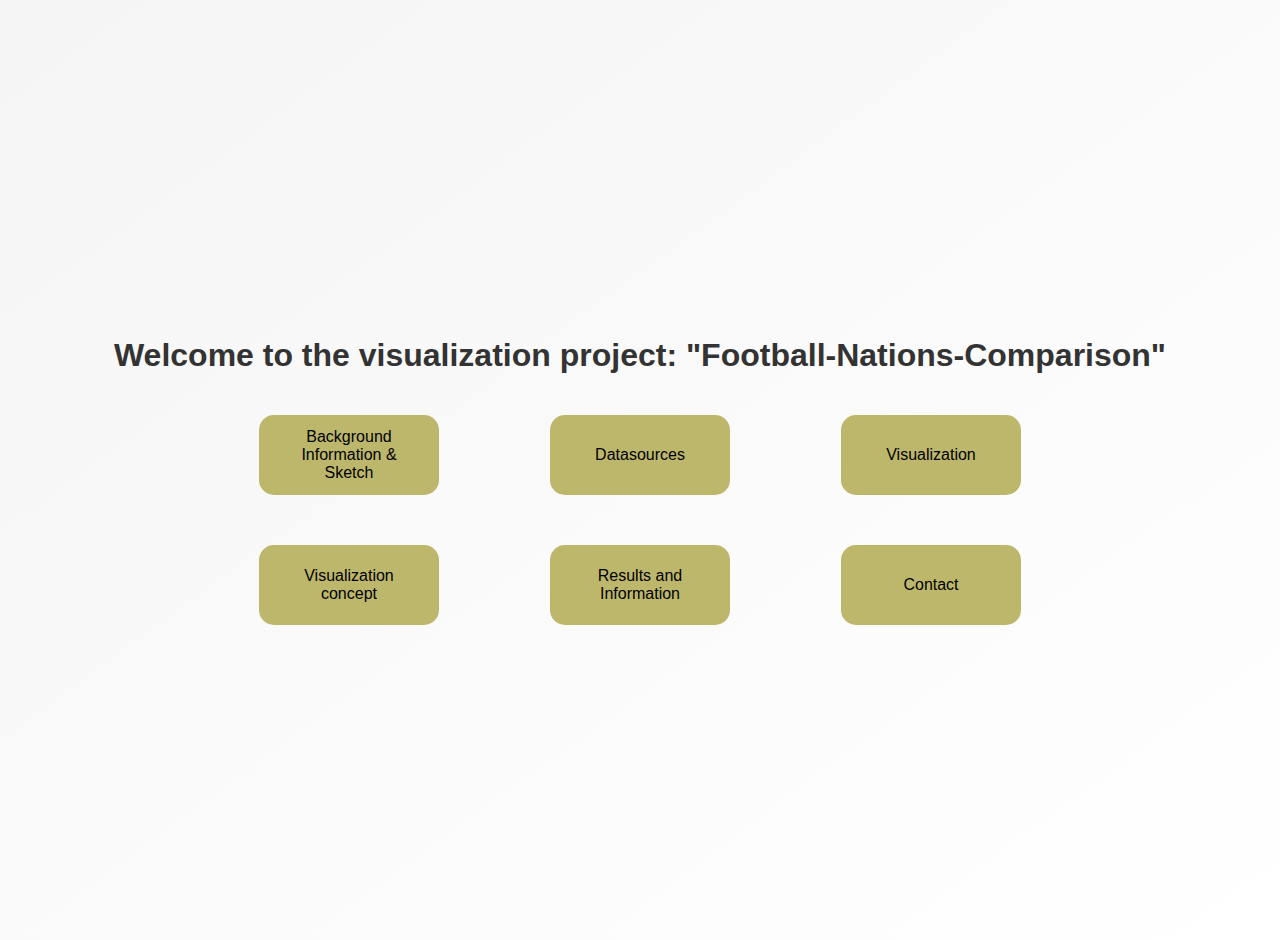
<file: index.html>
<!doctype html>
<html lang="de">
  <head>
    <meta charset="utf-8" />
    <title>Home - DAVI Football</title>
    <link rel="stylesheet" href="css/style_global.css" />
  </head>
  <body>
    <div id="indexContainer">
      <h1>Welcome to the visualization project: "Football-Nations-Comparison"</h1>
      <div class="grid">
        <a href="pages/backgroundAndSketch.html" class="gridContent">Background Information &amp; Sketch</a>
        <a href="pages/datasource.html" class="gridContent">Datasources</a>
        <a href="pages/visualization.html" class="gridContent">Visualization</a>
        <a href="pages/visualizationConcept.html" class="gridContent">Visualization concept</a>
        <a href="pages/resultsAndInformation.html" class="gridContent">Results and Information</a>
        <a href="pages/contact.html" class="gridContent">Contact</a>
      </div>
    </div>
  </body>
</html>
</file>
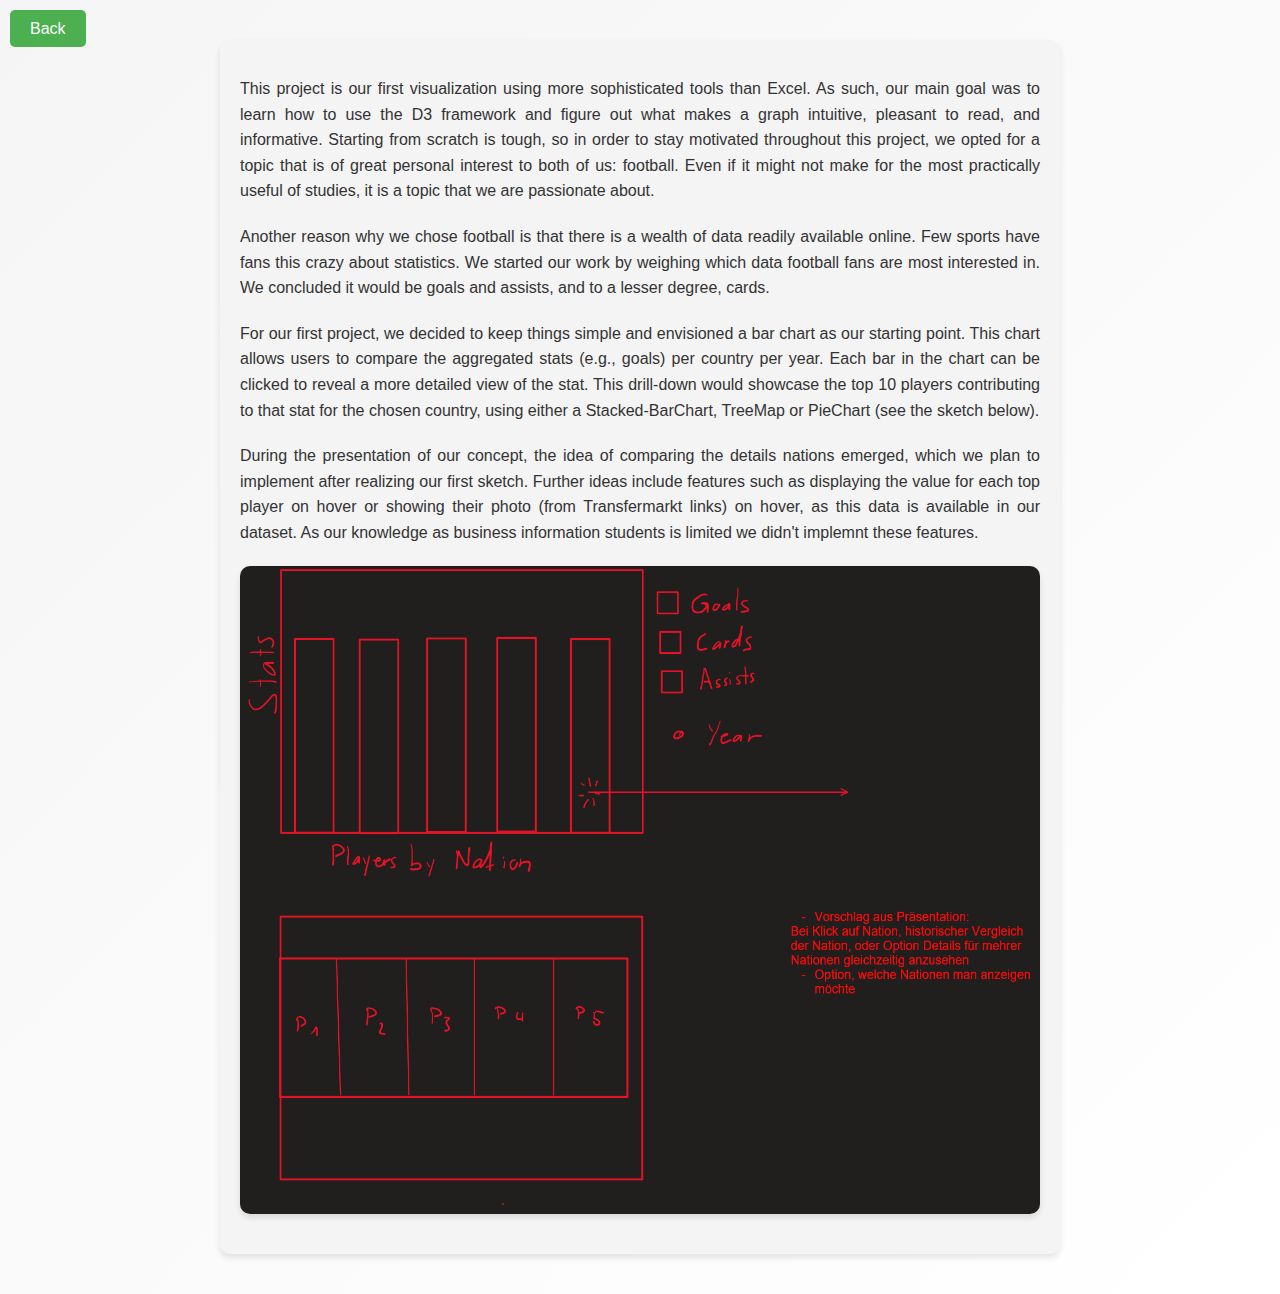
<file: pages/backgroundAndSketch.html>
<!doctype html>
<html lang="en">
  <head>
    <meta charset="utf-8" />
    <meta name="viewport" content="width=device-width, initial-scale=1.0" />
    <title>Background Information &amp; Sketch</title>
    <link rel="stylesheet" href="../css/style_global.css" />
    <link rel="stylesheet" href="../css/style_background.css" />
  </head>
  <body>
    <div class="backButtonContainer">
      <a href="../index.html" class="backButton">Back</a>
    </div>
    <div class="content">
      <p>
        This project is our first visualization using more sophisticated tools than Excel. As such, our main goal was to
        learn how to use the D3 framework and figure out what makes a graph intuitive, pleasant to read, and
        informative. Starting from scratch is tough, so in order to stay motivated throughout this project, we opted for
        a topic that is of great personal interest to both of us: football. Even if it might not make for the most
        practically useful of studies, it is a topic that we are passionate about.
      </p>
      <p>
        Another reason why we chose football is that there is a wealth of data readily available online. Few sports have
        fans this crazy about statistics. We started our work by weighing which data football fans are most interested
        in. We concluded it would be goals and assists, and to a lesser degree, cards.
      </p>
      <p>
        For our first project, we decided to keep things simple and envisioned a bar chart as our starting point. This
        chart allows users to compare the aggregated stats (e.g., goals) per country per year. Each bar in the chart can
        be clicked to reveal a more detailed view of the stat. This drill-down would showcase the top 10 players
        contributing to that stat for the chosen country, using either a Stacked-BarChart, TreeMap or PieChart (see the
        sketch below).
      </p>
      <p>
        During the presentation of our concept, the idea of comparing the details nations emerged, which we plan to implement after realizing our first sketch. Further ideas include features such as displaying the value for each top player on hover or showing their photo (from Transfermarkt links) on hover, as this data is available in our dataset. As our knowledge as business information students is limited we didn't implemnt these features.
      </p>
      <img
        src="../assets/Sketch.png"
        width="800px"
        height="648px"
        alt="Hand-drawn sketch of a bar chart showing football stats by country, including goals scored." />
    </div>
  </body>
</html>
</file>
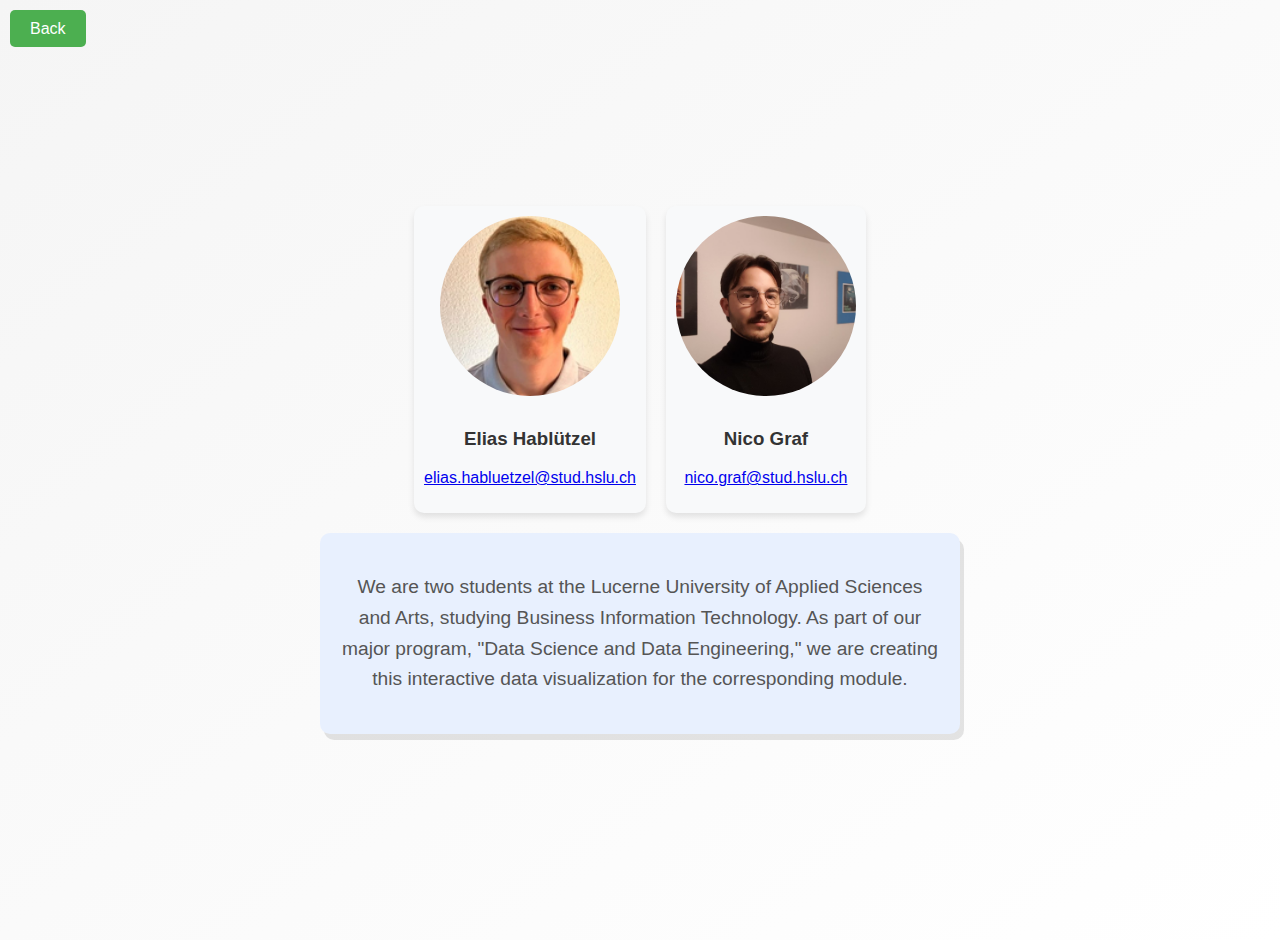
<file: pages/contact.html>
<!doctype html>
<html lang="en">
  <head>
    <meta charset="utf-8" />
    <title>Contact</title>
    <link rel="stylesheet" href="../css/style_global.css" />
    <link rel="stylesheet" href="../css/style_contact.css" />
  </head>
  <body>
    <div class="backButtonContainer">
      <a href="../index.html" class="backButton">Back</a>
    </div>
    
    <div id="portraitContainer">
      <div class="portrait">
        <img class="portraitPhoto" src="../assets/elias.png" alt="Elias Hablützel" />
        <h3>Elias Hablützel</h3>
        <p><a href="mailto:elias.habluetzel@stud.hslu.ch">elias.habluetzel@stud.hslu.ch</a></p>
      </div>

      <div class="portrait">
        <img class="portraitPhoto" src="../assets/nico.png" alt="Nico Graf" />
        <h3>Nico Graf</h3>
        <p><a href="mailto:nico.graf@stud.hslu.ch">nico.graf@stud.hslu.ch</a></p>
      </div>
    </div>
    <div id="groupDescription">
      <p>
         We are two students at the Lucerne University of Applied Sciences and Arts, studying Business Information Technology. 
      As part of our major program, "Data Science and Data Engineering," we are creating this interactive data visualization for the corresponding module.
      </p>
    </div>
  </body>
</html>
</file>
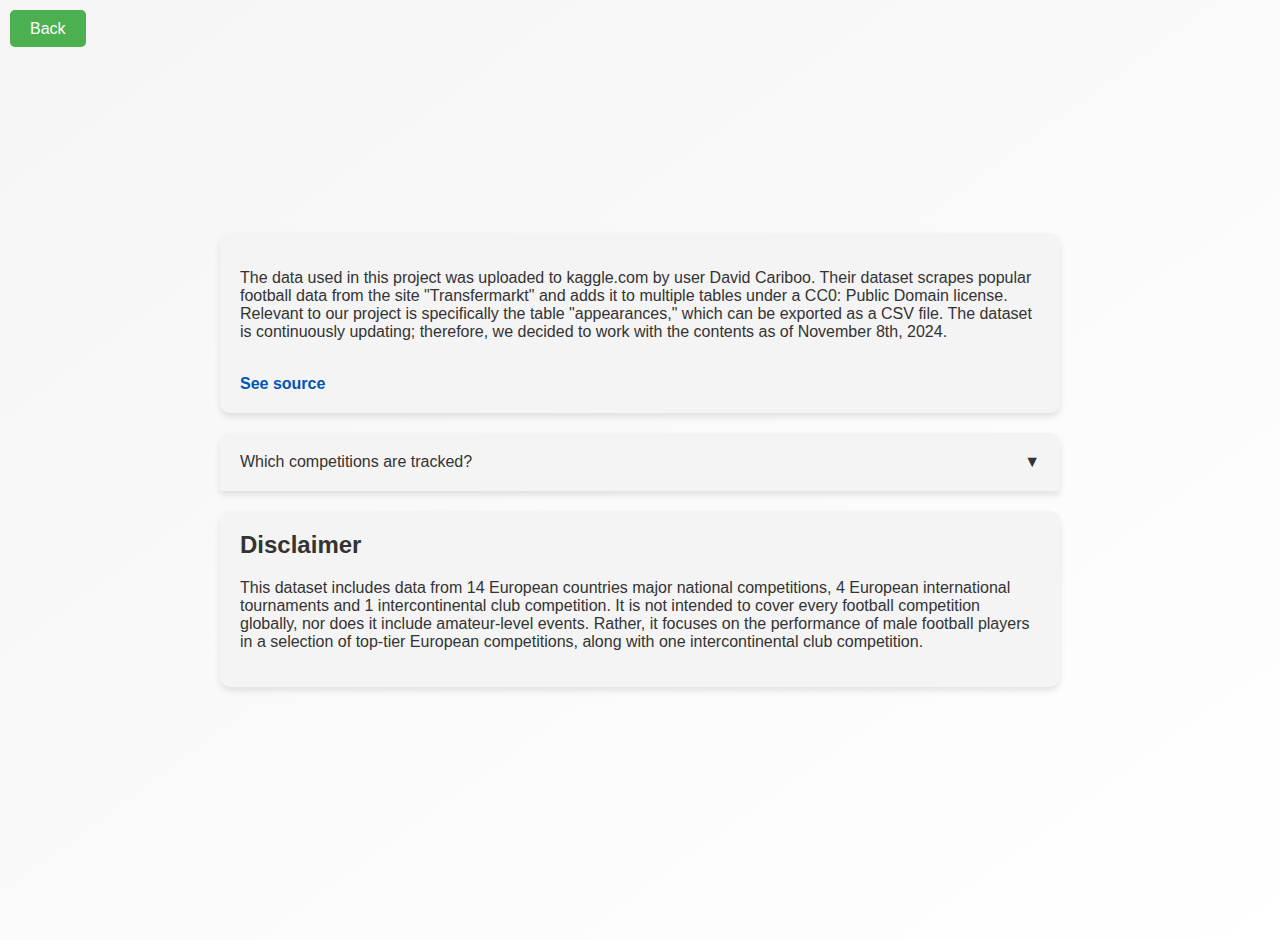
<file: pages/datasource.html>
<!doctype html>
<html lang="en">
  <head>
    <meta charset="utf-8" />
    <title>Datasource</title>
    <link rel="stylesheet" href="../css/style_global.css" />
    <link rel="stylesheet" href="../css/style_datasource.css" />
    <script src="../js/script.js"></script>
  </head>
  <body>
    <div class="backButtonContainer">
      <a href="../index.html" class="backButton">Back</a>
    </div>
    <div class="datasourceParagraph" id="datasource">
      <p>
        The data used in this project was uploaded to kaggle.com by user David Cariboo. Their dataset scrapes popular
        football data from the site "Transfermarkt" and adds it to multiple tables under a CC0: Public Domain license.
        Relevant to our project is specifically the table "appearances," which can be exported as a CSV file. The
        dataset is continuously updating; therefore, we decided to work with the contents as of November 8th, 2024.
      </p>
      <br />
      <a href="https://www.kaggle.com/datasets/davidcariboo/player-scores?resource=download&select=appearances.csv"
        >See source</a
      >
    </div>

    <div class="datasourceParagraph" id="competitionsVisible" onClick="toggleCompetitions()">
      <a>Which competitions are tracked?</a>
      <a id="toggleArrow">&#x25BC;</a>
    </div>

    <div class="datasourceParagraph" id="competitionsList" style="display: none">
      <h3>International Tournaments:</h3>
      <ul>
        <li>UEFA Champions League</li>
        <li>UEFA Europa League</li>
        <li>UEFA Europa Conference League</li>
        <li>UEFA Champions League Qualification</li>
        <li>UEFA Europa League Qualification</li>
        <li>UEFA Europa Conference League Qualification</li>
        <li>UEFA Super Cup</li>
        <li>FIFA Club World Cup</li>
      </ul>

      <h3>England:</h3>
      <ul>
        <li>Premier League</li>
        <li>FA Cup</li>
        <li>EFL Cup</li>
        <li>Community Shield</li>
      </ul>

      <h3>Spain:</h3>
      <ul>
        <li>La Liga</li>
        <li>Copa del Rey</li>
        <li>Supercopa</li>
      </ul>

      <h3>Italy:</h3>
      <ul>
        <li>Serie A</li>
        <li>Supercoppa Italiana</li>
        <li>Coppa Italia</li>
      </ul>

      <h3>Germany:</h3>
      <ul>
        <li>Bundesliga</li>
        <li>DFB-Pokal</li>
        <li>DFL-Supercup</li>
      </ul>

      <h3>France:</h3>
      <ul>
        <li>Ligue 1</li>
        <li>Trophee des Champions</li>
      </ul>

      <h3>Netherlands:</h3>
      <ul>
        <li>Eredivisie</li>
        <li>Toto KNVB Beker</li>
        <li>Johan Cruijff Schaal</li>
      </ul>

      <h3>Portugal:</h3>
      <ul>
        <li>Liga Portugal</li>
        <li>Supertaca Candido de Oliveira</li>
      </ul>

      <h3>Belgium:</h3>
      <ul>
        <li>Jupiler Pro League</li>
        <li>Belgian Supercup</li>
      </ul>

      <h3>Scotland:</h3>
      <ul>
        <li>Scottish Premiership</li>
        <li>SFA Cup</li>
      </ul>

      <h3>Ukraine:</h3>
      <ul>
        <li>Premier Liga</li>
        <li>Ukrainian Cup</li>
        <li>Ukrainian Super Cup</li>
      </ul>

      <h3>Russia:</h3>
      <ul>
        <li>Premier Liga</li>
        <li>Russian Cup</li>
        <li>Russian Super Cup</li>
      </ul>

      <h3>Turkey:</h3>
      <ul>
        <li>Süper Lig</li>
        <li>Allianz Cup</li>
      </ul>

      <h3>Greece:</h3>
      <ul>
        <li>Super League 1</li>
        <li>Kypello Elladas</li>
      </ul>

      <h3>Denmark:</h3>
      <ul>
        <li>Superligaen</li>
        <li>Sydbank Pokalen</li>
      </ul>
    </div>

    <div class="datasourceParagraph" id="disclaimer">
      <h2>Disclaimer</h2>
      <p>
        This dataset includes data from 14 European countries major national competitions, 4 European international
        tournaments and 1 intercontinental club competition. It is not intended to cover every football competition
        globally, nor does it include amateur-level events. Rather, it focuses on the performance of male football
        players in a selection of top-tier European competitions, along with one intercontinental club competition.
      </p>
    </div>
  </body>
</html>
</file>
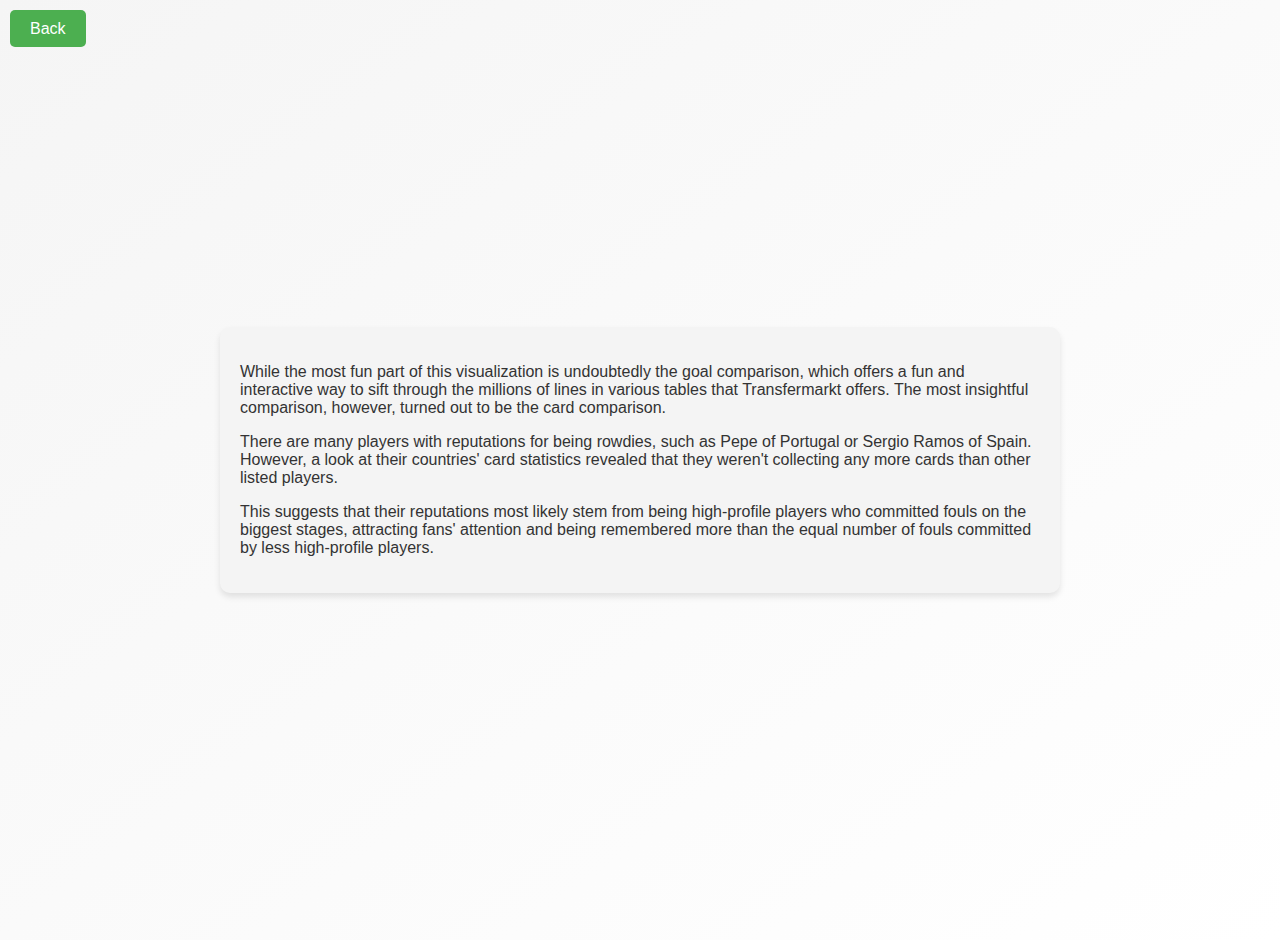
<file: pages/resultsAndInformation.html>
<!doctype html>
<html lang="en">
  <head>
    <meta charset="utf-8" />
    <title>Results &amp; Information</title>
    <link rel="stylesheet" href="../css/style_global.css" />
    <link rel="stylesheet" href="../css/style_resultsAndInformation.css" />
  </head>
  <body>
    <div class="backButtonContainer">
      <a href="../index.html" class="backButton">Back</a>
    </div>
      <div class="informationContent">
  <p>
    While the most fun part of this visualization is undoubtedly the goal comparison, which offers a fun and interactive way to sift through the millions of lines in various tables that Transfermarkt offers. The most insightful comparison, however, turned out to be the card comparison.
  </p>
  <p>
    There are many players with reputations for being rowdies, such as Pepe of Portugal or Sergio Ramos of Spain. However, a look at their countries' card statistics revealed that they weren't collecting any more cards than other listed players.
  </p>
  <p>
    This suggests that their reputations most likely stem from being high-profile players who committed fouls on the biggest stages, attracting fans' attention and being remembered more than the equal number of fouls committed by less high-profile players.
  </p>
</div>

  </body>
</html>
</file>
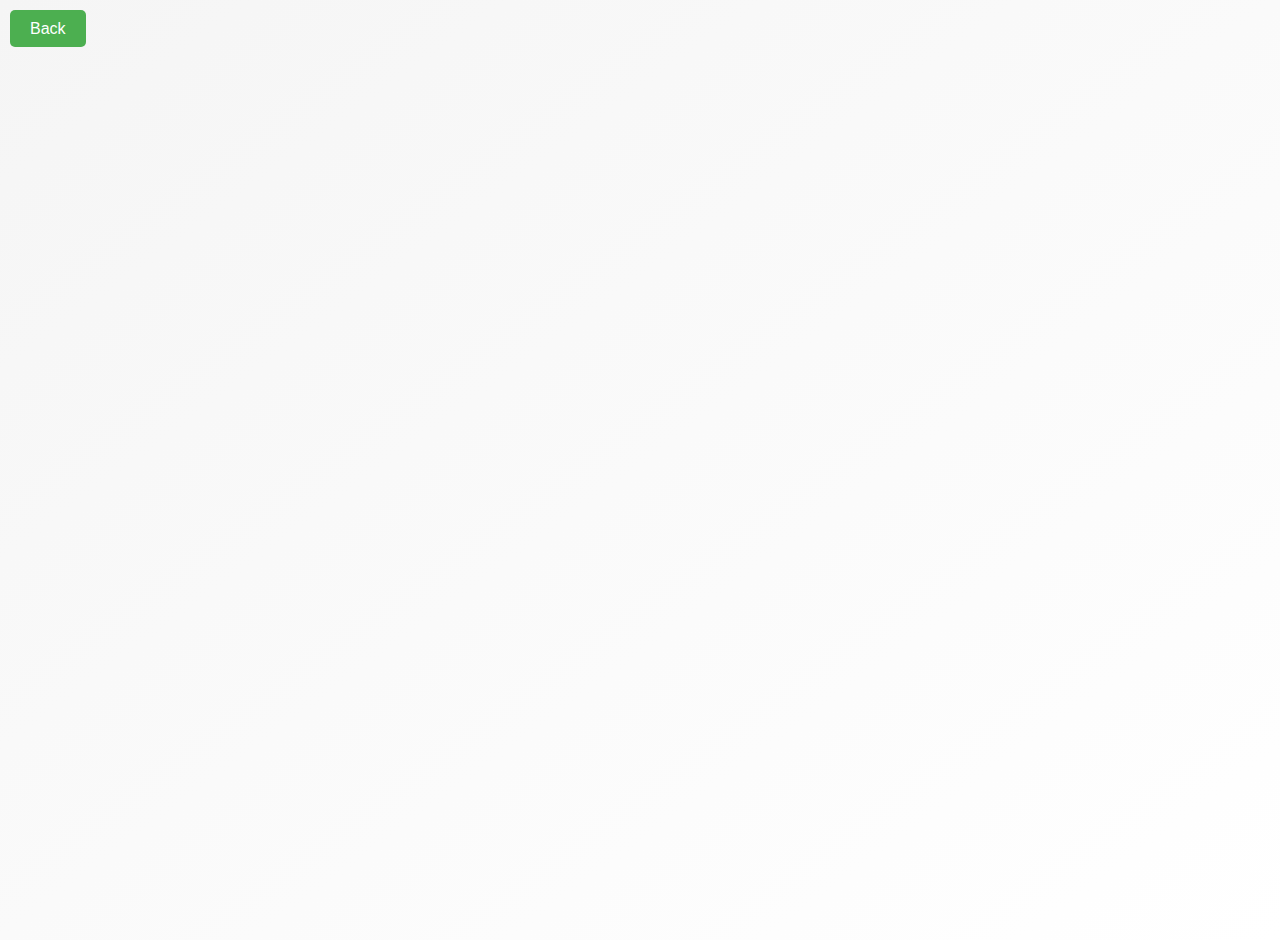
<file: pages/topPlayers.html>
<!doctype html>
<html lang="en">
    <head>
        <meta charset="UTF-8" />
        <title>Top players comparison</title>
        <script src="https://d3js.org/d3.v6.min.js"></script>
        <script src="../js/topPlayers.js"></script>
        <link rel="stylesheet" href="../css/style_topPlayers.css" />
        <link rel="stylesheet" href="../css/style_global.css" />
    </head>
    <body>
        <div class="backButtonContainer">
            <a href="visualization.html" class="backButton">Back</a>
        </div>

        <div id="mosaicPlot"></div>
    </body>
</html>
</file>
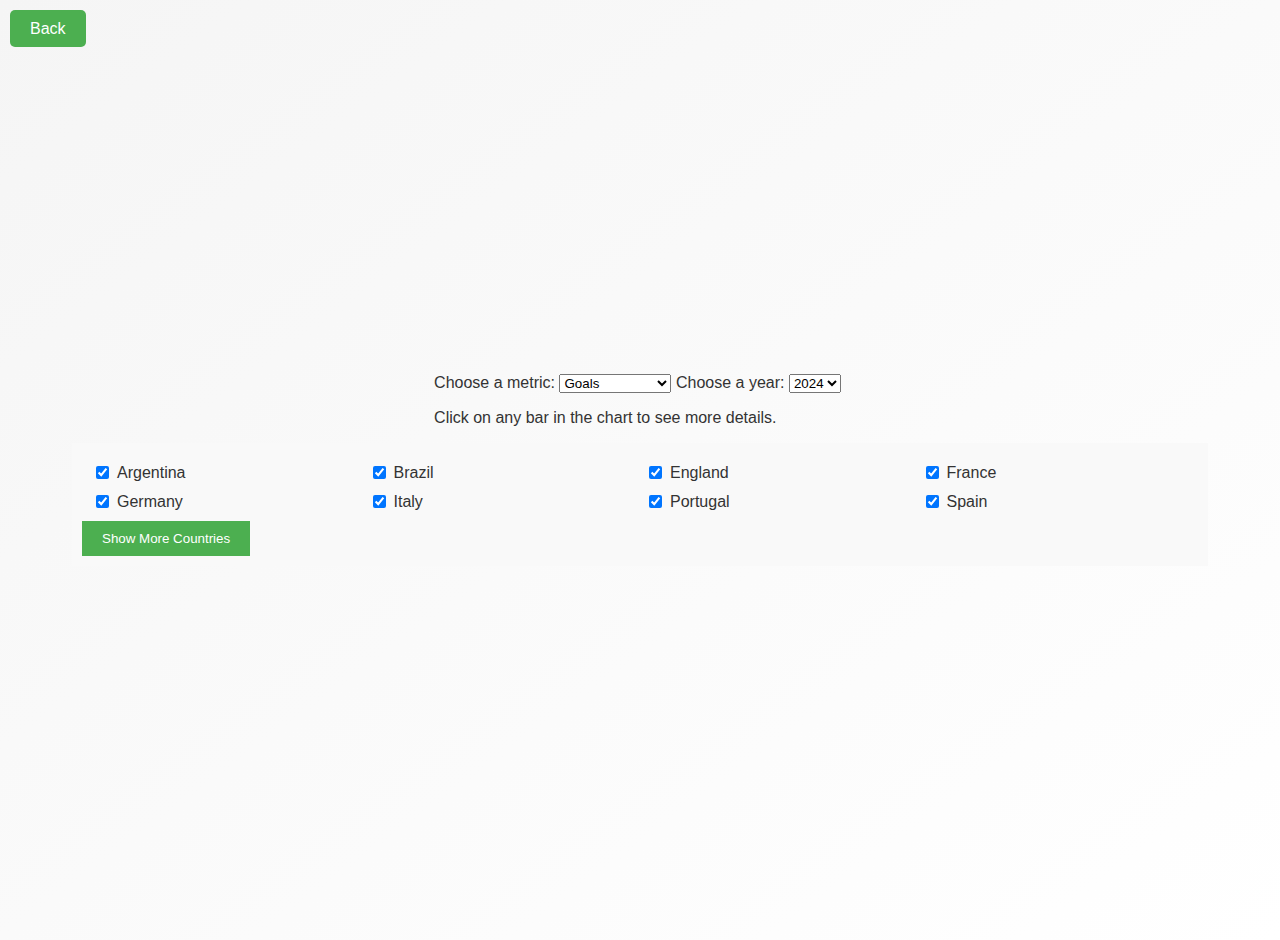
<file: pages/visualization.html>
<!doctype html>
<html lang="en">
  <head>
    <meta charset="utf-8" />
    <title>Country Visualization</title>
    <link rel="stylesheet" href="../css/style_visualization.css" />
    <link rel="stylesheet" href="../css/style_global.css" />
    <script src="https://d3js.org/d3.v6.min.js"></script>
    <script src="../js/visualization.js" defer></script>
    <script src="../js/topPlayers.js"></script>
  </head>
  <body>
    <div class="backButtonContainer">
      <a href="../index.html" class="backButton">Back</a>
    </div>

    <div id="dropdownContainer">
      <label for="metric">Choose a metric:</label>
      <select id="metric" name="metric" onchange="clearMosaic()">
        <option value="goals">Goals</option>
        <option value="assists">Assists</option>
        <option value="yellow_cards">Yellow Cards</option>
        <option value="red_cards">Red Cards</option>
        <option value="minutes_played">Minutes played</option>
      </select>
      <label for="year">Choose a year:</label>
      <select id="year" name="year" onchange="clearMosaic()">
        <option value="2012">2012</option>
        <option value="2013">2013</option>
        <option value="2014">2014</option>
        <option value="2015">2015</option>
        <option value="2016">2016</option>
        <option value="2017">2017</option>
        <option value="2018">2018</option>
        <option value="2019">2019</option>
        <option value="2020">2020</option>
        <option value="2021">2021</option>
        <option value="2022">2022</option>
        <option value="2023">2023</option>
        <option value="2024" selected>2024</option>
      </select>

      <div id="chartInstructions" class="instructions">
        <p>Click on any bar in the chart to see more details.</p>
      </div>
    </div>

    <div id="visualisierungContent">
      <div id="d3-object"></div>
      <div id="comparisonContainer"></div>
    </div>

    <div id="checkboxContainer">
      <div id="permanentCheckboxes" class="checkboxes">
        <div class="checkboxelement">
          <input type="checkbox" id="Argentina" name="Argentina" checked />
          <label for="Argentina">Argentina</label>
        </div>
        <div class="checkboxelement">
          <input type="checkbox" id="Brazil" name="Brazil" checked />
          <label for="Brazil">Brazil</label>
        </div>
        <div class="checkboxelement">
          <input type="checkbox" id="England" name="England" checked />
          <label for="England">England</label>
        </div>
        <div class="checkboxelement">
          <input type="checkbox" id="France" name="France" checked />
          <label for="France">France</label>
        </div>
        <div class="checkboxelement">
          <input type="checkbox" id="Germany" name="Germany" checked />
          <label for="Germany">Germany</label>
        </div>
        <div class="checkboxelement">
          <input type="checkbox" id="Italy" name="Italy" checked />
          <label for="Italy">Italy</label>
        </div>
        <div class="checkboxelement">
          <input type="checkbox" id="Portugal" name="Portugal" checked />
          <label for="Portugal">Portugal</label>
        </div>
        <div class="checkboxelement">
          <input type="checkbox" id="Spain" name="Spain" checked />
          <label for="Spain">Spain</label>
        </div>
      </div>

      <button id="toggleCheckboxesButton" onclick="toggleOptionalCountries()">Show More Countries</button>

      <div id="optionalCheckboxes" class="checkboxes">
        <div class="checkboxelement">
          <input type="checkbox" id="Afghanistan" name="Afghanistan" />
          <label for="Afghanistan">Afghanistan</label>
        </div>
        <div class="checkboxelement">
          <input type="checkbox" id="Albania" name="Albania" />
          <label for="Albania">Albania</label>
        </div>
        <div class="checkboxelement">
          <input type="checkbox" id="Algeria" name="Algeria" />
          <label for="Algeria">Algeria</label>
        </div>
        <div class="checkboxelement">
          <input type="checkbox" id="Angola" name="Angola" />
          <label for="Angola">Angola</label>
        </div>
        <div class="checkboxelement">
          <input type="checkbox" id="AntiguaandBarbuda" name="AntiguaandBarbuda" />
          <label for="AntiguaandBarbuda">Antigua and Barbuda</label>
        </div>
        <div class="checkboxelement">
          <input type="checkbox" id="Armenia" name="Armenia" />
          <label for="Armenia">Armenia</label>
        </div>
        <div class="checkboxelement">
          <input type="checkbox" id="Aruba" name="Aruba" />
          <label for="Aruba">Aruba</label>
        </div>
        <div class="checkboxelement">
          <input type="checkbox" id="Australia" name="Australia" />
          <label for="Australia">Australia</label>
        </div>
        <div class="checkboxelement">
          <input type="checkbox" id="Austria" name="Austria" />
          <label for="Austria">Austria</label>
        </div>
        <div class="checkboxelement">
          <input type="checkbox" id="Azerbaijan" name="Azerbaijan" />
          <label for="Azerbaijan">Azerbaijan</label>
        </div>
        <div class="checkboxelement">
          <input type="checkbox" id="Barbados" name="Barbados" />
          <label for="Barbados">Barbados</label>
        </div>
        <div class="checkboxelement">
          <input type="checkbox" id="Belarus" name="Belarus" />
          <label for="Belarus">Belarus</label>
        </div>
        <div class="checkboxelement">
          <input type="checkbox" id="Belgium" name="Belgium" />
          <label for="Belgium">Belgium</label>
        </div>
        <div class="checkboxelement">
          <input type="checkbox" id="Benin" name="Benin" />
          <label for="Benin">Benin</label>
        </div>
        <div class="checkboxelement">
          <input type="checkbox" id="Bermuda" name="Bermuda" />
          <label for="Bermuda">Bermuda</label>
        </div>
        <div class="checkboxelement">
          <input type="checkbox" id="Bolivia" name="Bolivia" />
          <label for="Bolivia">Bolivia</label>
        </div>
        <div class="checkboxelement">
          <input type="checkbox" id="Bonaire" name="Bonaire" />
          <label for="Bonaire">Bonaire</label>
        </div>
        <div class="checkboxelement">
          <input type="checkbox" id="Bosnia-Herzegovina" name="Bosnia-Herzegovina" />
          <label for="Bosnia-Herzegovina">Bosnia-Herzegovina</label>
        </div>
        <div class="checkboxelement">
          <input type="checkbox" id="Bulgaria" name="Bulgaria" />
          <label for="Bulgaria">Bulgaria</label>
        </div>
        <div class="checkboxelement">
          <input type="checkbox" id="BurkinaFaso" name="BurkinaFaso" />
          <label for="BurkinaFaso">Burkina Faso</label>
        </div>
        <div class="checkboxelement">
          <input type="checkbox" id="Burundi" name="Burundi" />
          <label for="Burundi">Burundi</label>
        </div>
        <div class="checkboxelement">
          <input type="checkbox" id="Cameroon" name="Cameroon" />
          <label for="Cameroon">Cameroon</label>
        </div>
        <div class="checkboxelement">
          <input type="checkbox" id="Canada" name="Canada" />
          <label for="Canada">Canada</label>
        </div>
        <div class="checkboxelement">
          <input type="checkbox" id="CapeVerde" name="CapeVerde" />
          <label for="CapeVerde">Cape Verde</label>
        </div>
        <div class="checkboxelement">
          <input type="checkbox" id="CentralAfricanRepublic" name="CentralAfricanRepublic" />
          <label for="CentralAfricanRepublic">Central African Republic</label>
        </div>
        <div class="checkboxelement">
          <input type="checkbox" id="Chad" name="Chad" />
          <label for="Chad">Chad</label>
        </div>
        <div class="checkboxelement">
          <input type="checkbox" id="Chile" name="Chile" />
          <label for="Chile">Chile</label>
        </div>
        <div class="checkboxelement">
          <input type="checkbox" id="China" name="China" />
          <label for="China">China</label>
        </div>
        <div class="checkboxelement">
          <input type="checkbox" id="ChineseTaipei" name="ChineseTaipei" />
          <label for="ChineseTaipei">Chinese Taipei</label>
        </div>
        <div class="checkboxelement">
          <input type="checkbox" id="Colombia" name="Colombia" />
          <label for="Colombia">Colombia</label>
        </div>
        <div class="checkboxelement">
          <input type="checkbox" id="Comoros" name="Comoros" />
          <label for="Comoros">Comoros</label>
        </div>
        <div class="checkboxelement">
          <input type="checkbox" id="Congo" name="Congo" />
          <label for="Congo">Congo</label>
        </div>
        <div class="checkboxelement">
          <input type="checkbox" id="CostaRica" name="CostaRica" />
          <label for="CostaRica">Costa Rica</label>
        </div>
        <div class="checkboxelement">
          <input type="checkbox" id="Coted'Ivoire" name="Coted'Ivoire" />
          <label for="Coted'Ivoire">Cote d'Ivoire</label>
        </div>
        <div class="checkboxelement">
          <input type="checkbox" id="Croatia" name="Croatia" />
          <label for="Croatia">Croatia</label>
        </div>
        <div class="checkboxelement">
          <input type="checkbox" id="Cuba" name="Cuba" />
          <label for="Cuba">Cuba</label>
        </div>
        <div class="checkboxelement">
          <input type="checkbox" id="Curacao" name="Curacao" />
          <label for="Curacao">Curacao</label>
        </div>
        <div class="checkboxelement">
          <input type="checkbox" id="Cyprus" name="Cyprus" />
          <label for="Cyprus">Cyprus</label>
        </div>
        <div class="checkboxelement">
          <input type="checkbox" id="CzechRepublic" name="CzechRepublic" />
          <label for="CzechRepublic">Czech Republic</label>
        </div>
        <div class="checkboxelement">
          <input type="checkbox" id="DRCongo" name="DRCongo" />
          <label for="DRCongo">DR Congo</label>
        </div>
        <div class="checkboxelement">
          <input type="checkbox" id="Denmark" name="Denmark" />
          <label for="Denmark">Denmark</label>
        </div>
        <div class="checkboxelement">
          <input type="checkbox" id="DominicanRepublic" name="DominicanRepublic" />
          <label for="DominicanRepublic">Dominican Republic</label>
        </div>
        <div class="checkboxelement">
          <input type="checkbox" id="Ecuador" name="Ecuador" />
          <label for="Ecuador">Ecuador</label>
        </div>
        <div class="checkboxelement">
          <input type="checkbox" id="Egypt" name="Egypt" />
          <label for="Egypt">Egypt</label>
        </div>
        <div class="checkboxelement">
          <input type="checkbox" id="ElSalvador" name="ElSalvador" />
          <label for="ElSalvador">El Salvador</label>
        </div>
        <div class="checkboxelement">
          <input type="checkbox" id="EquatorialGuinea" name="EquatorialGuinea" />
          <label for="EquatorialGuinea">Equatorial Guinea</label>
        </div>
        <div class="checkboxelement">
          <input type="checkbox" id="Eritrea" name="Eritrea" />
          <label for="Eritrea">Eritrea</label>
        </div>
        <div class="checkboxelement">
          <input type="checkbox" id="Estonia" name="Estonia" />
          <label for="Estonia">Estonia</label>
        </div>
        <div class="checkboxelement">
          <input type="checkbox" id="Ethiopia" name="Ethiopia" />
          <label for="Ethiopia">Ethiopia</label>
        </div>
        <div class="checkboxelement">
          <input type="checkbox" id="FaroeIslands" name="FaroeIslands" />
          <label for="FaroeIslands">Faroe Islands</label>
        </div>
        <div class="checkboxelement">
          <input type="checkbox" id="Finland" name="Finland" />
          <label for="Finland">Finland</label>
        </div>
        <div class="checkboxelement">
          <input type="checkbox" id="FrenchGuiana" name="FrenchGuiana" />
          <label for="FrenchGuiana">French Guiana</label>
        </div>
        <div class="checkboxelement">
          <input type="checkbox" id="Gabon" name="Gabon" />
          <label for="Gabon">Gabon</label>
        </div>
        <div class="checkboxelement">
          <input type="checkbox" id="Georgia" name="Georgia" />
          <label for="Georgia">Georgia</label>
        </div>
        <div class="checkboxelement">
          <input type="checkbox" id="Ghana" name="Ghana" />
          <label for="Ghana">Ghana</label>
        </div>
        <div class="checkboxelement">
          <input type="checkbox" id="Greece" name="Greece" />
          <label for="Greece">Greece</label>
        </div>
        <div class="checkboxelement">
          <input type="checkbox" id="Grenada" name="Grenada" />
          <label for="Grenada">Grenada</label>
        </div>
        <div class="checkboxelement">
          <input type="checkbox" id="Guadeloupe" name="Guadeloupe" />
          <label for="Guadeloupe">Guadeloupe</label>
        </div>
        <div class="checkboxelement">
          <input type="checkbox" id="Guatemala" name="Guatemala" />
          <label for="Guatemala">Guatemala</label>
        </div>
        <div class="checkboxelement">
          <input type="checkbox" id="Guinea" name="Guinea" />
          <label for="Guinea">Guinea</label>
        </div>
        <div class="checkboxelement">
          <input type="checkbox" id="Guinea-Bissau" name="Guinea-Bissau" />
          <label for="Guinea-Bissau">Guinea-Bissau</label>
        </div>
        <div class="checkboxelement">
          <input type="checkbox" id="Guyana" name="Guyana" />
          <label for="Guyana">Guyana</label>
        </div>
        <div class="checkboxelement">
          <input type="checkbox" id="Haiti" name="Haiti" />
          <label for="Haiti">Haiti</label>
        </div>
        <div class="checkboxelement">
          <input type="checkbox" id="Honduras" name="Honduras" />
          <label for="Honduras">Honduras</label>
        </div>
        <div class="checkboxelement">
          <input type="checkbox" id="Hungary" name="Hungary" />
          <label for="Hungary">Hungary</label>
        </div>
        <div class="checkboxelement">
          <input type="checkbox" id="Iceland" name="Iceland" />
          <label for="Iceland">Iceland</label>
        </div>
        <div class="checkboxelement">
          <input type="checkbox" id="Indonesia" name="Indonesia" />
          <label for="Indonesia">Indonesia</label>
        </div>
        <div class="checkboxelement">
          <input type="checkbox" id="Iran" name="Iran" />
          <label for="Iran">Iran</label>
        </div>
        <div class="checkboxelement">
          <input type="checkbox" id="Iraq" name="Iraq" />
          <label for="Iraq">Iraq</label>
        </div>
        <div class="checkboxelement">
          <input type="checkbox" id="Ireland" name="Ireland" />
          <label for="Ireland">Ireland</label>
        </div>
        <div class="checkboxelement">
          <input type="checkbox" id="Israel" name="Israel" />
          <label for="Israel">Israel</label>
        </div>
        <div class="checkboxelement">
          <input type="checkbox" id="Jamaica" name="Jamaica" />
          <label for="Jamaica">Jamaica</label>
        </div>
        <div class="checkboxelement">
          <input type="checkbox" id="Japan" name="Japan" />
          <label for="Japan">Japan</label>
        </div>
        <div class="checkboxelement">
          <input type="checkbox" id="Jordan" name="Jordan" />
          <label for="Jordan">Jordan</label>
        </div>
        <div class="checkboxelement">
          <input type="checkbox" id="Kazakhstan" name="Kazakhstan" />
          <label for="Kazakhstan">Kazakhstan</label>
        </div>
        <div class="checkboxelement">
          <input type="checkbox" id="Kenya" name="Kenya" />
          <label for="Kenya">Kenya</label>
        </div>
        <div class="checkboxelement">
          <input type="checkbox" id="Korea,North" name="Korea,North" />
          <label for="Korea,North">Korea, North</label>
        </div>
        <div class="checkboxelement">
          <input type="checkbox" id="Korea,South" name="Korea,South" />
          <label for="Korea,South">Korea, South</label>
        </div>
        <div class="checkboxelement">
          <input type="checkbox" id="Kosovo" name="Kosovo" />
          <label for="Kosovo">Kosovo</label>
        </div>
        <div class="checkboxelement">
          <input type="checkbox" id="Kyrgyzstan" name="Kyrgyzstan" />
          <label for="Kyrgyzstan">Kyrgyzstan</label>
        </div>
        <div class="checkboxelement">
          <input type="checkbox" id="Laos" name="Laos" />
          <label for="Laos">Laos</label>
        </div>
        <div class="checkboxelement">
          <input type="checkbox" id="Latvia" name="Latvia" />
          <label for="Latvia">Latvia</label>
        </div>
        <div class="checkboxelement">
          <input type="checkbox" id="Lebanon" name="Lebanon" />
          <label for="Lebanon">Lebanon</label>
        </div>
        <div class="checkboxelement">
          <input type="checkbox" id="Liberia" name="Liberia" />
          <label for="Liberia">Liberia</label>
        </div>
        <div class="checkboxelement">
          <input type="checkbox" id="Libya" name="Libya" />
          <label for="Libya">Libya</label>
        </div>
        <div class="checkboxelement">
          <input type="checkbox" id="Liechtenstein" name="Liechtenstein" />
          <label for="Liechtenstein">Liechtenstein</label>
        </div>
        <div class="checkboxelement">
          <input type="checkbox" id="Lithuania" name="Lithuania" />
          <label for="Lithuania">Lithuania</label>
        </div>
        <div class="checkboxelement">
          <input type="checkbox" id="Luxembourg" name="Luxembourg" />
          <label for="Luxembourg">Luxembourg</label>
        </div>
        <div class="checkboxelement">
          <input type="checkbox" id="Madagascar" name="Madagascar" />
          <label for="Madagascar">Madagascar</label>
        </div>
        <div class="checkboxelement">
          <input type="checkbox" id="Malawi" name="Malawi" />
          <label for="Malawi">Malawi</label>
        </div>
        <div class="checkboxelement">
          <input type="checkbox" id="Malaysia" name="Malaysia" />
          <label for="Malaysia">Malaysia</label>
        </div>
        <div class="checkboxelement">
          <input type="checkbox" id="Mali" name="Mali" />
          <label for="Mali">Mali</label>
        </div>
        <div class="checkboxelement">
          <input type="checkbox" id="Malta" name="Malta" />
          <label for="Malta">Malta</label>
        </div>
        <div class="checkboxelement">
          <input type="checkbox" id="Martinique" name="Martinique" />
          <label for="Martinique">Martinique</label>
        </div>
        <div class="checkboxelement">
          <input type="checkbox" id="Mauritania" name="Mauritania" />
          <label for="Mauritania">Mauritania</label>
        </div>
        <div class="checkboxelement">
          <input type="checkbox" id="Mauritius" name="Mauritius" />
          <label for="Mauritius">Mauritius</label>
        </div>
        <div class="checkboxelement">
          <input type="checkbox" id="Mexico" name="Mexico" />
          <label for="Mexico">Mexico</label>
        </div>
        <div class="checkboxelement">
          <input type="checkbox" id="Moldova" name="Moldova" />
          <label for="Moldova">Moldova</label>
        </div>
        <div class="checkboxelement">
          <input type="checkbox" id="Monaco" name="Monaco" />
          <label for="Monaco">Monaco</label>
        </div>
        <div class="checkboxelement">
          <input type="checkbox" id="Montenegro" name="Montenegro" />
          <label for="Montenegro">Montenegro</label>
        </div>
        <div class="checkboxelement">
          <input type="checkbox" id="Montserrat" name="Montserrat" />
          <label for="Montserrat">Montserrat</label>
        </div>
        <div class="checkboxelement">
          <input type="checkbox" id="Morocco" name="Morocco" />
          <label for="Morocco">Morocco</label>
        </div>
        <div class="checkboxelement">
          <input type="checkbox" id="Mozambique" name="Mozambique" />
          <label for="Mozambique">Mozambique</label>
        </div>
        <div class="checkboxelement">
          <input type="checkbox" id="Netherlands" name="Netherlands" />
          <label for="Netherlands">Netherlands</label>
        </div>
        <div class="checkboxelement">
          <input type="checkbox" id="Neukaledonien" name="Neukaledonien" />
          <label for="Neukaledonien">Neukaledonien</label>
        </div>
        <div class="checkboxelement">
          <input type="checkbox" id="NewZealand" name="NewZealand" />
          <label for="NewZealand">New Zealand</label>
        </div>
        <div class="checkboxelement">
          <input type="checkbox" id="Nicaragua" name="Nicaragua" />
          <label for="Nicaragua">Nicaragua</label>
        </div>
        <div class="checkboxelement">
          <input type="checkbox" id="Niger" name="Niger" />
          <label for="Niger">Niger</label>
        </div>
        <div class="checkboxelement">
          <input type="checkbox" id="Nigeria" name="Nigeria" />
          <label for="Nigeria">Nigeria</label>
        </div>
        <div class="checkboxelement">
          <input type="checkbox" id="NorthMacedonia" name="NorthMacedonia" />
          <label for="NorthMacedonia">North Macedonia</label>
        </div>
        <div class="checkboxelement">
          <input type="checkbox" id="NorthernIreland" name="NorthernIreland" />
          <label for="NorthernIreland">Northern Ireland</label>
        </div>
        <div class="checkboxelement">
          <input type="checkbox" id="Norway" name="Norway" />
          <label for="Norway">Norway</label>
        </div>
        <div class="checkboxelement">
          <input type="checkbox" id="Oman" name="Oman" />
          <label for="Oman">Oman</label>
        </div>
        <div class="checkboxelement">
          <input type="checkbox" id="Pakistan" name="Pakistan" />
          <label for="Pakistan">Pakistan</label>
        </div>
        <div class="checkboxelement">
          <input type="checkbox" id="Palestine" name="Palestine" />
          <label for="Palestine">Palestine</label>
        </div>
        <div class="checkboxelement">
          <input type="checkbox" id="Panama" name="Panama" />
          <label for="Panama">Panama</label>
        </div>
        <div class="checkboxelement">
          <input type="checkbox" id="Paraguay" name="Paraguay" />
          <label for="Paraguay">Paraguay</label>
        </div>
        <div class="checkboxelement">
          <input type="checkbox" id="Peru" name="Peru" />
          <label for="Peru">Peru</label>
        </div>
        <div class="checkboxelement">
          <input type="checkbox" id="Philippines" name="Philippines" />
          <label for="Philippines">Philippines</label>
        </div>
        <div class="checkboxelement">
          <input type="checkbox" id="Poland" name="Poland" />
          <label for="Poland">Poland</label>
        </div>
        <div class="checkboxelement">
          <input type="checkbox" id="Qatar" name="Qatar" />
          <label for="Qatar">Qatar</label>
        </div>
        <div class="checkboxelement">
          <input type="checkbox" id="Romania" name="Romania" />
          <label for="Romania">Romania</label>
        </div>
        <div class="checkboxelement">
          <input type="checkbox" id="Russia" name="Russia" />
          <label for="Russia">Russia</label>
        </div>
        <div class="checkboxelement">
          <input type="checkbox" id="Rwanda" name="Rwanda" />
          <label for="Rwanda">Rwanda</label>
        </div>
        <div class="checkboxelement">
          <input type="checkbox" id="Réunion" name="Réunion" />
          <label for="Réunion">Réunion</label>
        </div>
        <div class="checkboxelement">
          <input type="checkbox" id="Saint-Martin" name="Saint-Martin" />
          <label for="Saint-Martin">Saint-Martin</label>
        </div>
        <div class="checkboxelement">
          <input type="checkbox" id="SanMarino" name="SanMarino" />
          <label for="SanMarino">San Marino</label>
        </div>
        <div class="checkboxelement">
          <input type="checkbox" id="SaoTomeandPrincipe" name="SaoTomeandPrincipe" />
          <label for="SaoTomeandPrincipe">Sao Tome and Principe</label>
        </div>
        <div class="checkboxelement">
          <input type="checkbox" id="SaudiArabia" name="SaudiArabia" />
          <label for="SaudiArabia">Saudi Arabia</label>
        </div>
        <div class="checkboxelement">
          <input type="checkbox" id="Scotland" name="Scotland" />
          <label for="Scotland">Scotland</label>
        </div>
        <div class="checkboxelement">
          <input type="checkbox" id="Senegal" name="Senegal" />
          <label for="Senegal">Senegal</label>
        </div>
        <div class="checkboxelement">
          <input type="checkbox" id="Serbia" name="Serbia" />
          <label for="Serbia">Serbia</label>
        </div>
        <div class="checkboxelement">
          <input type="checkbox" id="Seychelles" name="Seychelles" />
          <label for="Seychelles">Seychelles</label>
        </div>
        <div class="checkboxelement">
          <input type="checkbox" id="SierraLeone" name="SierraLeone" />
          <label for="SierraLeone">Sierra Leone</label>
        </div>
        <div class="checkboxelement">
          <input type="checkbox" id="SintMaarten" name="SintMaarten" />
          <label for="SintMaarten">Sint Maarten</label>
        </div>
        <div class="checkboxelement">
          <input type="checkbox" id="Slovakia" name="Slovakia" />
          <label for="Slovakia">Slovakia</label>
        </div>
        <div class="checkboxelement">
          <input type="checkbox" id="Slovenia" name="Slovenia" />
          <label for="Slovenia">Slovenia</label>
        </div>
        <div class="checkboxelement">
          <input type="checkbox" id="SouthAfrica" name="SouthAfrica" />
          <label for="SouthAfrica">South Africa</label>
        </div>
        <div class="checkboxelement">
          <input type="checkbox" id="SouthernSudan" name="SouthernSudan" />
          <label for="SouthernSudan">Southern Sudan</label>
        </div>
        <div class="checkboxelement">
          <input type="checkbox" id="St.KittsAndNevis" name="St.KittsAndNevis" />
          <label for="St.KittsAndNevis">St. Kitts &amp; Nevis</label>
        </div>
        <div class="checkboxelement">
          <input type="checkbox" id="St.Lucia" name="St.Lucia" />
          <label for="St.Lucia">St. Lucia</label>
        </div>
        <div class="checkboxelement">
          <input type="checkbox" id="Suriname" name="Suriname" />
          <label for="Suriname">Suriname</label>
        </div>
        <div class="checkboxelement">
          <input type="checkbox" id="Sweden" name="Sweden" />
          <label for="Sweden">Sweden</label>
        </div>
        <div class="checkboxelement">
          <input type="checkbox" id="Switzerland" name="Switzerland" />
          <label for="Switzerland">Switzerland</label>
        </div>
        <div class="checkboxelement">
          <input type="checkbox" id="Syria" name="Syria" />
          <label for="Syria">Syria</label>
        </div>
        <div class="checkboxelement">
          <input type="checkbox" id="Tahiti" name="Tahiti" />
          <label for="Tahiti">Tahiti</label>
        </div>
        <div class="checkboxelement">
          <input type="checkbox" id="Tajikistan" name="Tajikistan" />
          <label for="Tajikistan">Tajikistan</label>
        </div>
        <div class="checkboxelement">
          <input type="checkbox" id="Tanzania" name="Tanzania" />
          <label for="Tanzania">Tanzania</label>
        </div>
        <div class="checkboxelement">
          <input type="checkbox" id="Thailand" name="Thailand" />
          <label for="Thailand">Thailand</label>
        </div>
        <div class="checkboxelement">
          <input type="checkbox" id="TheGambia" name="TheGambia" />
          <label for="TheGambia">The Gambia</label>
        </div>
        <div class="checkboxelement">
          <input type="checkbox" id="Togo" name="Togo" />
          <label for="Togo">Togo</label>
        </div>
        <div class="checkboxelement">
          <input type="checkbox" id="TrinidadandTobago" name="TrinidadandTobago" />
          <label for="TrinidadandTobago">Trinidad and Tobago</label>
        </div>
        <div class="checkboxelement">
          <input type="checkbox" id="Tunisia" name="Tunisia" />
          <label for="Tunisia">Tunisia</label>
        </div>
        <div class="checkboxelement">
          <input type="checkbox" id="Turkey" name="Turkey" />
          <label for="Turkey">Turkey</label>
        </div>
        <div class="checkboxelement">
          <input type="checkbox" id="Türkiye" name="Türkiye" />
          <label for="Türkiye">Türkiye</label>
        </div>
        <div class="checkboxelement">
          <input type="checkbox" id="Uganda" name="Uganda" />
          <label for="Uganda">Uganda</label>
        </div>
        <div class="checkboxelement">
          <input type="checkbox" id="Ukraine" name="Ukraine" />
          <label for="Ukraine">Ukraine</label>
        </div>
        <div class="checkboxelement">
          <input type="checkbox" id="UnitedStates" name="UnitedStates" />
          <label for="UnitedStates">United States</label>
        </div>
        <div class="checkboxelement">
          <input type="checkbox" id="Uruguay" name="Uruguay" />
          <label for="Uruguay">Uruguay</label>
        </div>
        <div class="checkboxelement">
          <input type="checkbox" id="Uzbekistan" name="Uzbekistan" />
          <label for="Uzbekistan">Uzbekistan</label>
        </div>
        <div class="checkboxelement">
          <input type="checkbox" id="Venezuela" name="Venezuela" />
          <label for="Venezuela">Venezuela</label>
        </div>
        <div class="checkboxelement">
          <input type="checkbox" id="Vietnam" name="Vietnam" />
          <label for="Vietnam">Vietnam</label>
        </div>
        <div class="checkboxelement">
          <input type="checkbox" id="Wales" name="Wales" />
          <label for="Wales">Wales</label>
        </div>
        <div class="checkboxelement">
          <input type="checkbox" id="Zambia" name="Zambia" />
          <label for="Zambia">Zambia</label>
        </div>
        <div class="checkboxelement">
          <input type="checkbox" id="Zimbabwe" name="Zimbabwe" />
          <label for="Zimbabwe">Zimbabwe</label>
        </div>
      </div>
    </div>
  </body>
</html>
</file>
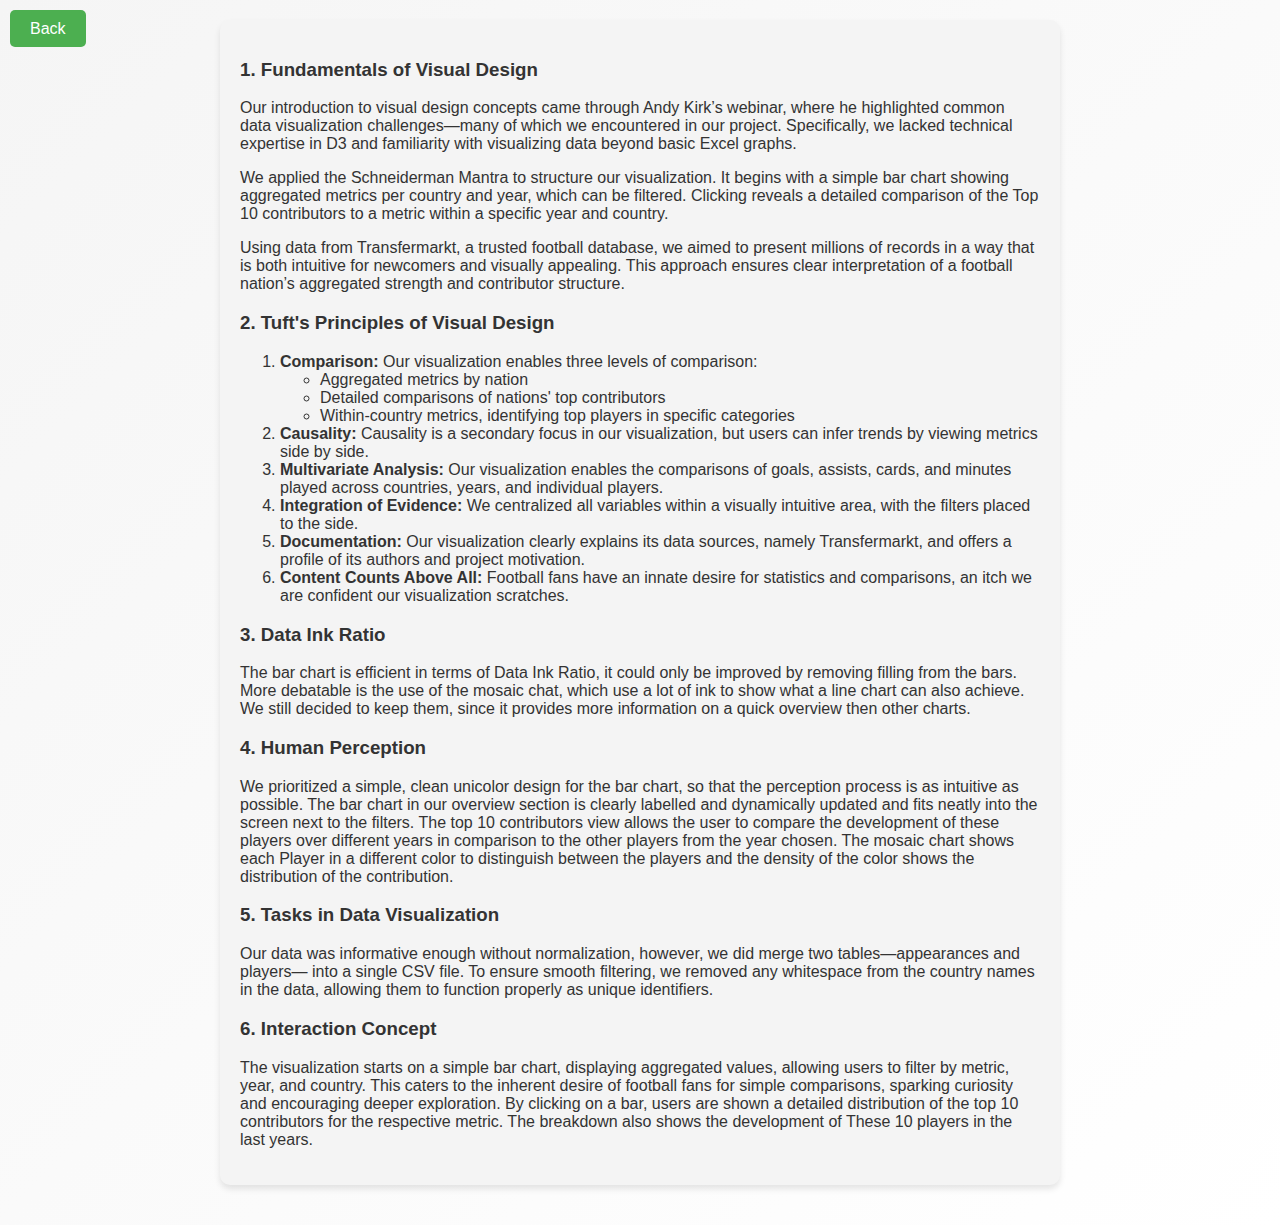
<file: pages/visualizationConcept.html>
<!doctype html>
<html lang="en">
  <head>
    <meta charset="utf-8" />
    <title>Concept Visualization</title>
    <link rel="stylesheet" href="../css/style_global.css" />
    <link rel="stylesheet" href="../css/style_visualizationConcept.css" />
  </head>
  <body>
    <div class="backButtonContainer">
      <a href="../index.html" class="backButton">Back</a>
    </div>
    <div class="content">
      <div class="datasourceParagraph">
        <h3>1. Fundamentals of Visual Design</h3>
        <p>
          Our introduction to visual design concepts came through Andy Kirk’s webinar, where he highlighted common data visualization challenges—many of which we encountered in our project. Specifically, we lacked technical expertise in D3 and familiarity with visualizing data beyond basic Excel graphs.
        </p>
        <p>
          We applied the Schneiderman Mantra to structure our visualization. It begins with a simple bar chart showing aggregated metrics per country and year, which can be filtered. Clicking reveals a detailed comparison of the Top 10 contributors to a metric within a specific year and country.
        </p>
        <p>
          Using data from Transfermarkt, a trusted football database, we aimed to present millions of records in a way that is both intuitive for newcomers and visually appealing. This approach ensures clear interpretation of a football nation’s aggregated strength and contributor structure.
        </p>

        <h3>2. Tuft's Principles of Visual Design</h3>
        <ol>
          <li><strong>Comparison:</strong> Our visualization enables three levels of comparison:
            <ul>
              <li>Aggregated metrics by nation</li>
              <li>Detailed comparisons of nations' top contributors</li>
              <li>Within-country metrics, identifying top players in specific categories</li>
            </ul>
          </li>
          <li><strong>Causality:</strong> Causality is a secondary focus in our visualization, but users can infer trends by viewing metrics side by side.</li>
          <li><strong>Multivariate Analysis:</strong> Our visualization enables the comparisons of goals, assists, cards, and minutes played across countries, years, and individual players.</li>
          <li><strong>Integration of Evidence:</strong> We centralized all variables within a visually intuitive area, with the filters placed to the side.</li>
          <li><strong>Documentation:</strong> Our visualization clearly explains its data sources, namely Transfermarkt, and offers a profile of its authors and project motivation.</li>
          <li><strong>Content Counts Above All:</strong> Football fans have an innate desire for statistics and comparisons, an itch we are confident our visualization scratches.</li>
        </ol>

        <h3>3. Data Ink Ratio</h3>
        <p>
          The bar chart is efficient in terms of Data Ink Ratio, it could only be improved by removing filling from the bars. More debatable is the use of the mosaic chat, which use a lot of ink to show what a line chart can also achieve. We still decided to keep them, since it provides more information on a quick overview then other charts.
        </p>

        <h3>4. Human Perception</h3>
        <p>
          We prioritized a simple, clean unicolor design for the bar chart, so that the perception process is as intuitive as possible. The bar chart in our overview section is clearly labelled and dynamically updated and fits neatly into the screen next to the filters. The top 10 contributors view allows the user to compare the development of these players over different years in comparison to the other players from the year chosen. The mosaic chart shows each Player in a different color to distinguish between the players and the density of the color shows the distribution of the contribution.
        </p>

        <h3>5. Tasks in Data Visualization</h3>
        <p>
          Our data was informative enough without normalization, however, we did merge two tables—appearances and players— into a single CSV file. To ensure smooth filtering, we removed any whitespace from the country names in the data, allowing them to function properly as unique identifiers.
        </p>

        <h3>6. Interaction Concept</h3>
        <p>
          The visualization starts on a simple bar chart, displaying aggregated values, allowing users to filter by metric, year, and country. This caters to the inherent desire of football fans for simple comparisons, sparking curiosity and encouraging deeper exploration. By clicking on a bar, users are shown a detailed distribution of the top 10 contributors for the respective metric. The breakdown also shows the development of These 10 players in the last years.
        </p>
      </div>
    </div>
  </body>
</html>
</file>
<file: css/style_global.css>
body {
  font-family: 'Arial', sans-serif;
  margin: 0;
  background: linear-gradient(to bottom right, #f5f5f5, #ffffff);
  color: #333;
  display: flex;
  flex-direction: column;
  justify-content: center;
  align-items: center;
  min-height: 100vh;
  padding: 20px;
}
.grid{
  display: grid;
  grid-template-columns: auto auto auto;
  row-gap: 50px;
  column-gap: 111px;
  /* background-color: darkblue; */
  justify-content: space-between;
  
}
.gridContent {
  background-color: darkkhaki;
  width: 180px;
  padding: 20px;
  border-radius: 15px;
  text-align: center;
  text-decoration: none;
  color: black;
  display: flex; /* Ensures content is centered */
  flex-direction: column; /* Handles multi-line text properly */
  justify-content: center;
  align-items: center;
  height: 80px; /* Set a fixed height for uniformity */
  box-sizing: border-box; /* Includes padding in height calculation */
}
#indexContainer {
  text-align: center;
  display: flex;
  flex-direction: column;
  align-items: center;
  gap: 20px;
}
.backButtonContainer{
  position: fixed;
  top: 10px;
  left: 10px;
  z-index: 10;
  margin-top: 10px;
}
.backButton {
  background-color: #4CAF50;
  color: white;
  padding: 10px 20px;
  border-radius: 5px;
  text-decoration: none;
  font-size: 1em;
  transition: background-color 0.2s ease;
}
.backButton:hover {
  background-color: #45a049;
}
</file>
<file: css/style_background.css>
.content {
  background-color: #f4f4f4;
  border-radius: 10px;
  padding: 20px;
  max-width: 800px;
  box-shadow: 0 4px 6px rgba(0, 0, 0, 0.1);
  margin: 20px 0;
  text-align: justify;
}

.content p {
  line-height: 1.6;
  margin-bottom: 20px;
}

.content img {
  display: block;
  margin: 20px auto;
  max-width: 100%;
  border-radius: 10px;
  box-shadow: 0 4px 6px rgba(0, 0, 0, 0.1);
}
</file>
<file: css/style_contact.css>
.portraitPhoto {
  height: 180px;
  width: 180px;
  object-fit: cover;
  border-radius: 50%;
  margin-bottom: 10px;
}
.portrait {
  text-align: center;
  padding: 10px;
  border-radius: 10px;
  background: #f8f9fa;
  box-shadow: 0 4px 6px rgba(0, 0, 0, 0.1);
  transition: transform 0.2s ease, box-shadow 0.2s ease;
}
.portrait:hover {
  transform: translateY(-5px);
  box-shadow: 0 6px 8px rgba(0, 0, 0, 0.15);
}
#portraitContainer {
  display: flex;
  flex-wrap: wrap;
  justify-content: center;
  gap: 20px;
  padding: 20px;
}
#groupDescription {
  padding: 20px;
  text-align: center;
  max-width: 600px;
  font-size: 1.2em;
  line-height: 1.6;
  color: #555;
  background: #e8f0fe;
  border-radius: 10px;
  margin-bottom: 20px;
  box-shadow: 4px 6px rgba(0, 0, 0, 0.1);
}
</file>
<file: css/style_datasource.css>
.datasourceParagraph {
  background-color: #f4f4f4;
  border-radius: 10px;
  padding: 20px;
  width: 100%;
  max-width: 800px;
  box-shadow: 0 4px 6px rgba(0, 0, 0, 0.1);
  margin-bottom: 20px;
}

/* Styling for competitionsVisible */
#competitionsVisible {
  display: flex;
  justify-content: space-between;
  border-radius: 10px 10px 0 0; /* Keep rounded edges only at the top */
  margin-bottom: 0; /* Remove margin at the bottom to connect with competitionsList */
}

/* Add hover effect for competitionsVisible */
#competitionsVisible:hover {
  cursor: pointer;
}

/* Styling for competitionsList */
#competitionsList {
  background-color: #f4f4f4; /* Same background as competitionsVisible */
  padding: 20px;
  width: 100%;
  max-width: 800px;
  box-shadow: 0 4px 6px rgba(0, 0, 0, 0.1); /* Keep shadow for visual connection */
  border-radius: 0 0 10px 10px; /* Rounded edges only at the bottom */
  margin-bottom: 0; /* No space below competitionsList */
  border-top: none; /* Remove border/edge on top to connect visually */
}

/* Links styling inside datasource */
#datasource a {
  text-decoration: none;
  color: #0056b3;
  font-weight: bold;
}

#datasource a:hover {
  text-decoration: underline;
}

h2 {
  margin-top: 0;
}
#disclaimer{
    margin-top: 20px;
}
</file>
<file: css/style_resultsAndInformation.css>
.informationContent{
background-color: #f4f4f4;
  border-radius: 10px;
  padding: 20px;
  width: 100%;
  max-width: 800px;
  box-shadow: 0 4px 6px rgba(0, 0, 0, 0.1);
  margin-bottom: 20px;
}
</file>
<file: css/style_topPlayers.css>
#treemap-container {
    display: flex;
    flex-direction: row;
    justify-content: center;
    align-items: flex-start;
    gap: 20px;
    width: 100%;
}

#container1, #container2 {
    display: flex;
    flex-direction: column;
    align-items: center;
    width: 650px;
    padding: 10px;
    background-color: #f9f9f9;
    box-shadow: 0 2px 5px rgba(0, 0, 0, 0.1);
    border-radius: 10px;
}

#treemap1, #treemap2 {
    width: 100%;
    height: 600px;
    border: 1px solid #ccc;
    background-color: #ffffff;
}
</file>
<file: css/style_visualization.css>
#visualisierungContent{
  display: flex;
  flex-direction: row;
  align-items: center;
}
#dropdownContainer{
  padding-right: 5px
}
#checkboxContainer {
  padding: 10px;
  background-color: #f9f9f9;
  width: 90%;
  max-height: 30vh; /* Limit the height */
  overflow-y: auto; /* Enable vertical scrolling */
}
.checkboxelement {
  display: inline-flex;
  align-items: center;
  gap: 5px;
}
.checkboxes{
    display: grid;
    grid-template-columns: repeat(4, 1fr);
    gap: 10px;
    max-height: 80vh;
    width: 100%;
    padding: 10px;
    box-sizing: border-box; /* Prevent width issues with padding */
    min-width: 550px;
}
#optionalCheckboxes{
    display: none;
    grid-template-columns: repeat(4, 1fr);
    gap: 10px;
    max-height: 80vh;
    width: 90%;
    padding: 10px;
}
button {
  padding: 10px 20px;
  background-color: #4CAF50;
  color: white;
  border: none;
  cursor: pointer;
}
button:hover {
  background-color: #45a049;
}
</file>
<file: css/style_visualizationConcept.css>
.datasourceParagraph {
        background-color: #f4f4f4;
        border-radius: 10px;
        padding: 20px;
        width: 100%;
        max-width: 800px;
        box-shadow: 0 4px 6px rgba(0, 0, 0, 0.1);
        margin-bottom: 20px;
      }
</file>
